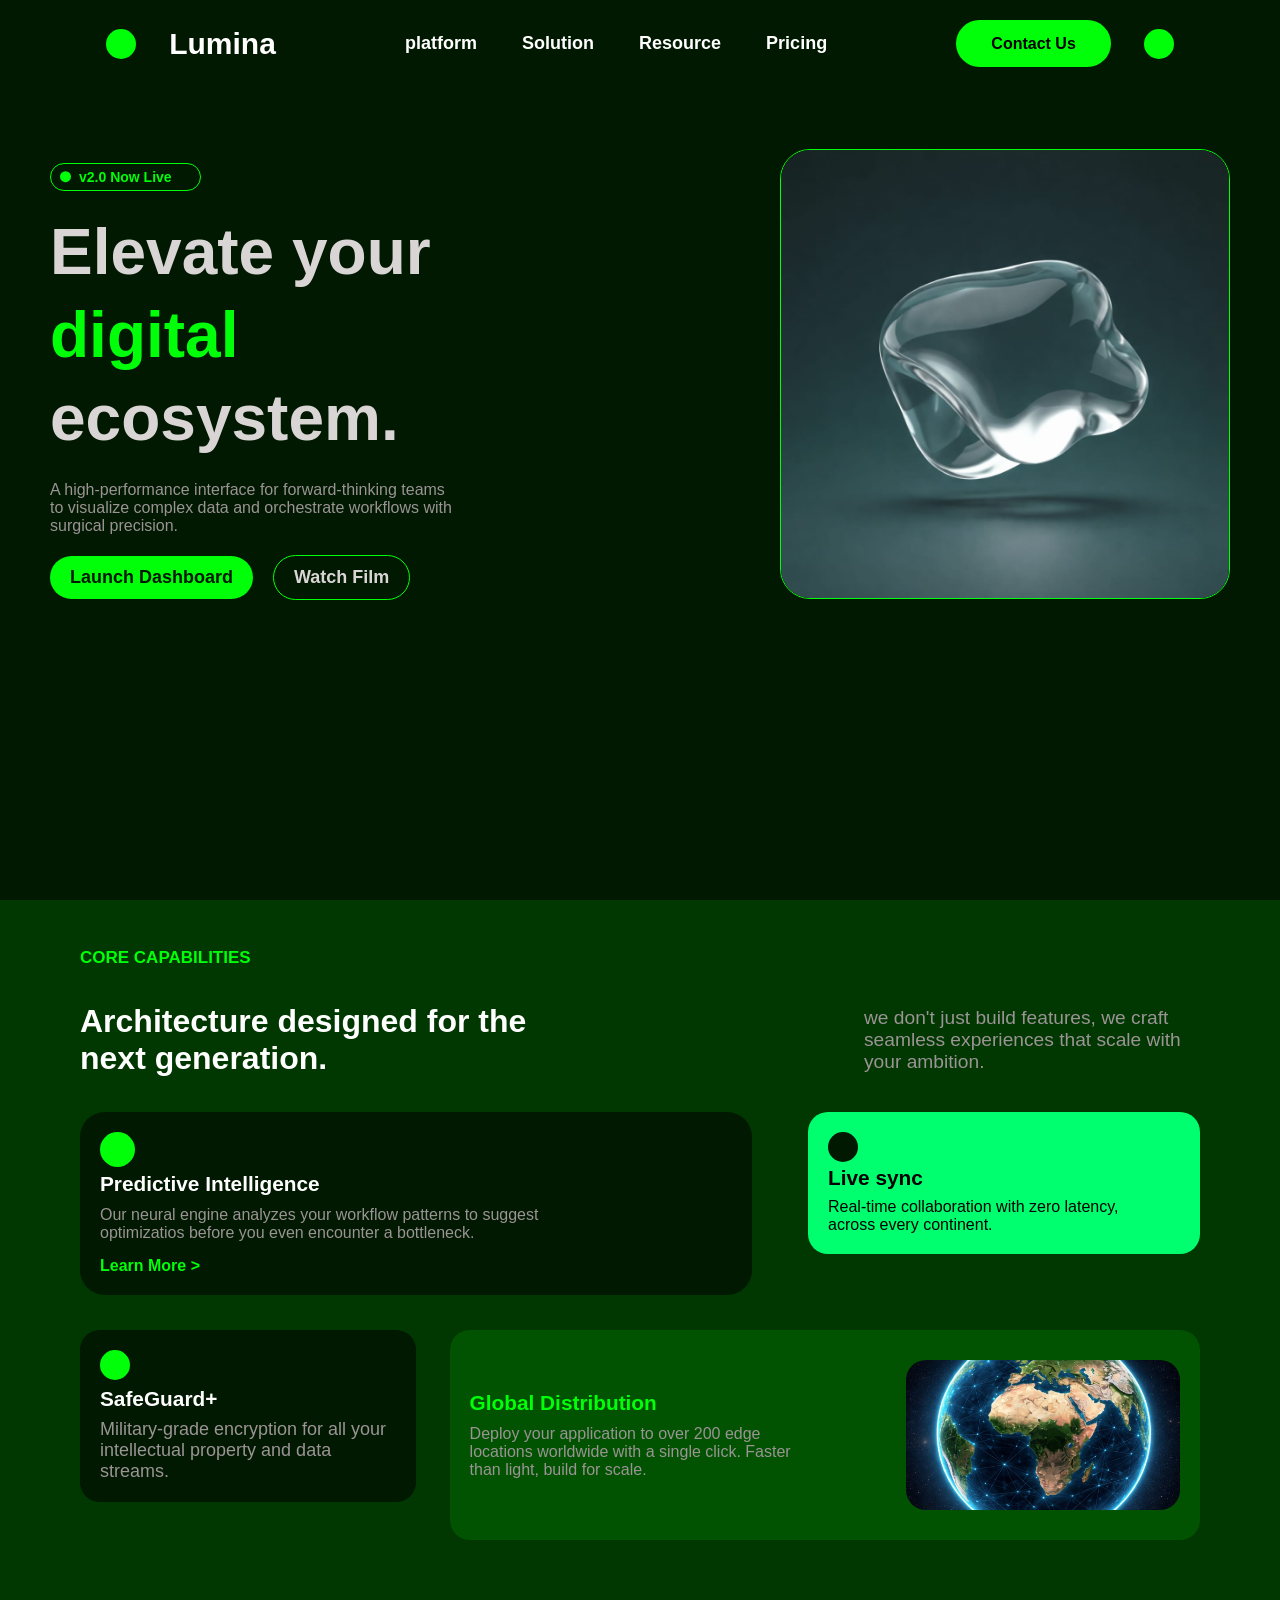
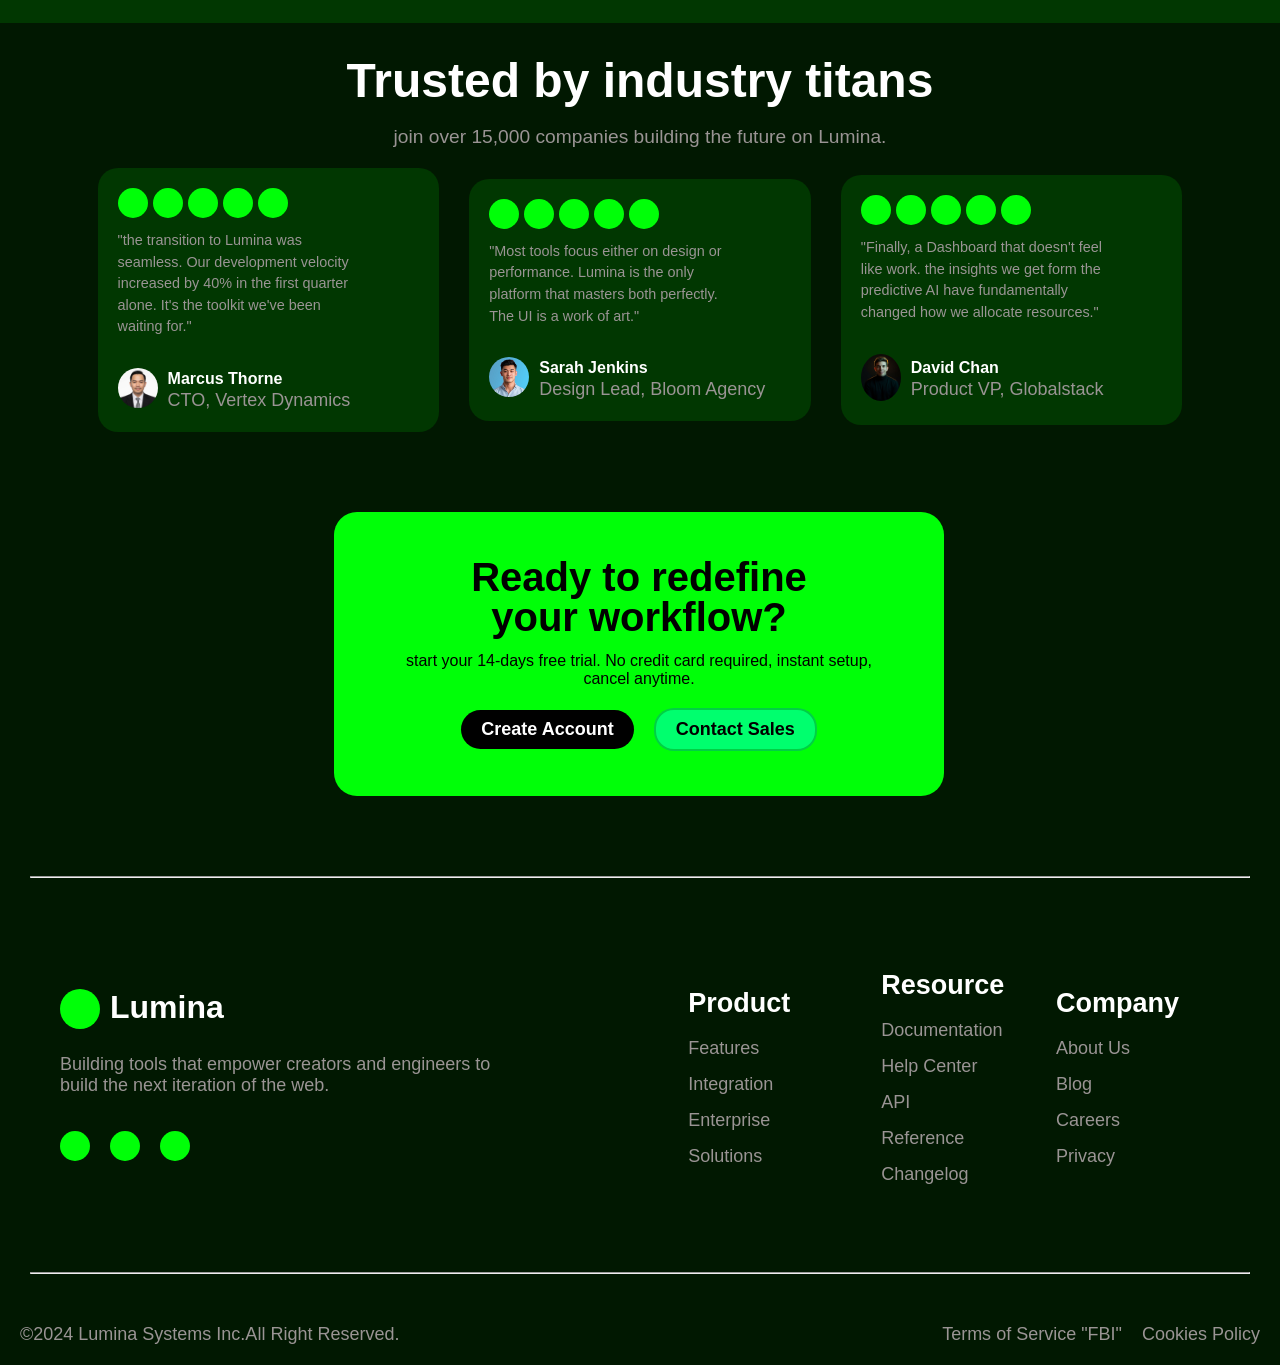
<file: index.html>
<!DOCTYPE html>
<html lang="en">
<head>
  <meta charset="UTF-8">
  <meta name="viewport" content="width=device-width, initial-scale=1.0">
  <title>Lumina</title>
  <link rel="stylesheet" href="Lumina.css">
</head>
<body>

  <header>

  <nav>

    <i id="logo"></i>
    <a href="" class="logo"> Lumina</a>


    <ul>
      <li><a href="">platform</a></li>
      <li><a href="">Solution</a></li>
      <li><a href="">Resource</a></li>
      <li><a href="">Pricing</a></li>
    </ul>

    <button class="btn"><a href="contact-us.html">Contact Us</a></button>
    <div class="light"></div>

    <div class="humburger">
      <span></span>
      <span></span>
      <span></span>
    </div>
  </nav>
  <hr>


  <div class="parent-container">

    <div class="heading">


      <div class="v2"></div>
      <button class="now-live">v2.0 Now Live</button>
      <h1>Elevate your <strong>digital</strong> ecosystem.</h1>

      <p>A high-performance interface for forward-thinking teams to visualize complex data and orchestrate workflows with surgical precision.</p>

      <div class="button">
        <button class="btn">Launch Dashboard </button>
        <button class="btn2">Watch Film</button>
      </div>
    </div>

    <div class="img">
      <img src="./image/IMG-20260310-WA0008.jpg" alt="">
    </div>
  </div>
  </header>

  <main>

    <!-- section for capability -->

    <section class="capability">
      <article>CORE CAPABILITIES</article>

      <div class="core-design">

        <h2>Architecture designed for the next generation.</h2>

        <p class="coredesign">we don't just build features, we craft seamless experiences that scale with your ambition.</p>
      </div>

      <div class="both-holder">

        <div class="display-holder1">

          <div class="content1">
         <div class="content1-icon"></div> 

          <h5>Predictive Intelligence</h5>

          <p>Our neural engine analyzes your workflow patterns to suggest optimizatios before you even encounter a bottleneck.</p>
          
          <a href="" class="learn">Learn More ></a>

          </div>

          <div class="content2">
            <div class="content2-icon"></div>
            <h5>Live sync</h5>
            <p>Real-time collaboration with zero latency, across every continent.</p>
          </div>

        </div>

        <div class="display-holder2">

          <div class="contex1">
            <div class="contex-icon"></div>
            <h5>SafeGuard+</h5>

            <p>Military-grade encryption for all your intellectual property and data streams.</p>
          </div>

          <div class="contex2">
            <div class="contex2-content">
            <h5>Global Distribution</h5>
            
            <p>Deploy your application to over 200 edge locations worldwide with a single click. Faster than light, build for scale.</p>
            </div>

            <div class="conteximage">
              <img src="./image/IMG-20260310-WA0009.jpg" alt="">
            </div>
          </div>
        </div>


      </div>

    </section>

    <!-- section for trusted -->

    <section class="industry">

      <div class="papa-container">

        <h2>Trusted by industry titans</h2>

        <p id="paragraph">join over 15,000 companies building the future on Lumina.</p>

        <div class="flex">

          <div class="flex-rapper">
            <div class="stars">
              <div></div>
              <div></div>
              <div></div>
              <div></div>
              <div></div>
            </div>

            <p>"the transition to Lumina was seamless. Our development velocity increased by 40% in the first quarter alone. It's the toolkit we've been waiting for."</p>

            <div class="review-content">
              <div class="ima">
                <img src="./image/review/IMG-20260310-WA0014.jpg" alt="">
              </div>

              <div class="contxt">
                <h5>Marcus Thorne</h5>
                <article>CTO, Vertex Dynamics</article>
              </div>
            </div>
          </div>


          <div class="flex-rapper">
            <div class="stars">
              <div></div>
              <div></div>
              <div></div>
              <div></div>
              <div></div>
            </div>

            <p>"Most tools focus either on design or performance. Lumina is the only platform that masters both perfectly. The UI is a work of art."</p>

            <div class="review-content">
              <div class="ima">
                <img src="./image/review/IMG-20260310-WA0015.jpg" alt="">
              </div>

              <div class="contxt">
                <h5>Sarah Jenkins</h5>
                <article>Design Lead, Bloom Agency</article>
              </div>
            </div>
          </div>


          <div class="flex-rapper">
            <div class="stars">
              <div></div>
              <div></div>
              <div></div>
              <div></div>
              <div></div>
            </div>

            <p>"Finally, a Dashboard that doesn't feel like work. the insights we get form the predictive AI have fundamentally changed how we allocate resources."</p>

            <div class="review-content">
              <div class="ima">
                <img src="./image/review/IMG-20260310-WA0016.jpg" alt="">
              </div>

              <div class="contxt">
                <h5>David Chan</h5>
                <article>Product VP, Globalstack</article>
              </div>
            </div>
          </div>
          
        </div>
      </div>

      <div class="redefined">

        <h2>Ready to redefine your workflow?</h2>

        <p>start your 14-days free trial. No credit card required, instant setup, cancel anytime.</p>

        <div class="but">
          <button class="btn">Create Account</button>
          <button class="btnn">Contact Sales</button>
        </div>
      </div>
      

      <hr>

      <div class="default-rapper">

        <div class="lumina-container">
          
          <div class="iconlogo">
            <div></div>

            <a href="index.html">Lumina</a>
          </div>

          <p>Building tools that empower creators and engineers to build the next iteration of the web.</p>

          <div class="icon-holders">
            <div></div>
            <div></div>
            <div></div>
          </div>
        </div>

        <div class="company-resource">

          <div class="product">

            <h5>Product</h5>

            <a href="index.html">Features</a>
            <a href="index.html">Integration</a>
            <a href="index.html">Enterprise</a>
            <a href="index.html">Solutions</a>
          </div>


          <div class="Resource">

            <h5>Resource</h5>

            <a href="index.html">Documentation</a>
            <a href="index.html">Help Center</a>
            <a href="index.html">API Reference</a>
            <a href="index.html">Changelog</a>
          </div>


          <div class="Company">

            <h5>Company</h5>

            <a href="index.html">About Us</a>
            <a href="index.html">Blog</a>
            <a href="index.html">Careers</a>
            <a href="index.html">Privacy</a>
          </div>
        </div>
      </div>
      <hr>
    </section>

  </main>

  <footer>
    <div class="footer-rapper">

      <div class="reserved">
        &copy;<p>2024 Lumina Systems Inc.All Right Reserved.</p>
      </div>

      <div class="cookies">
        <p>Terms of Service "FBI"</p>
        <p>Cookies Policy</p>
      </div>
    </div>
  </footer>
  
</body>
</html>
</file>
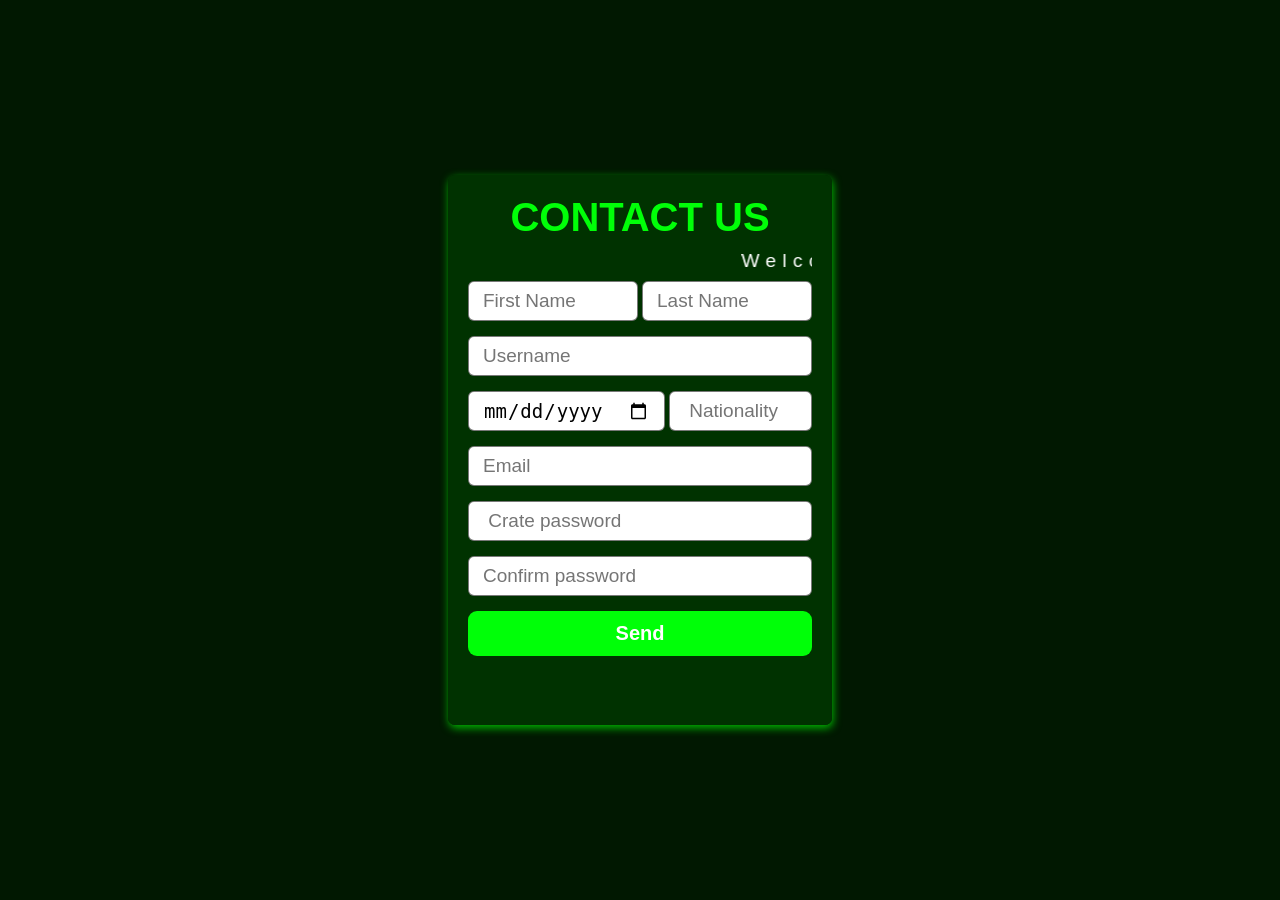
<file: contact-us.html>
<!DOCTYPE html>
<html lang="en">
<head>
  <meta charset="UTF-8">
  <meta name="viewport" content="width=device-width, initial-scale=1.0">
  <title>contact us</title>
  <link rel="stylesheet" href="contact-us.css">
</head>
<body>

  <div class="container">

    <form action="https://formspree.io/f/mkoqbwrp" method="post">

      <h2>contact us</h2>
      <p><marquee behavior="rotate" direction="left">Welcome To Our Website</marquee></p>

      <div class="name-holder">
        <input type="text" name="First name" placeholder="First Name">

        <input type="text" name="Last name" placeholder="Last Name">
      </div>

      <input type="text" name="Username" placeholder="Username">

      <div class="name-holder">

        <input type="date" name="Date Of Birth" placeholder="Date Of Birth" required>

        <input type="text" name="Nationality" placeholder=" Nationality">
      </div>

      <!-- <div class="gender">
        <label for="gender">Gender:</label>
      <input type="radio" name="Gender">Male

      <input type="radio" name="Gender">Female
      </div> -->

      <input type="email" name="Email" placeholder="Email">

      <input type="password" name="Create password" placeholder=" Crate password" required>

      <input type="password" name="Confirm password" placeholder="Confirm password" required>

      <button type="submit" class="btn"><a href="">Send</a></button>
    </form>
  </div>
  
  <!-- <script type="text">
    function myfunc() {
      cons x = hello, please;
      cons y = wait;

      cons sum = x + y;
      document.getElementById("demo").innerHTML = "sum"
    }
  </script> -->
</body>
</html>
</file>
<file: Lumina.css>
* {
  margin: 0;
  padding: 0;
  box-sizing: border-box;
  list-style: none;
  text-decoration: none;
}

:root {
  --green-dark: #011801;
  --light-green: #00ff08;
  --bs-light: #fff;
  --bs-black: #000;
  --bs-light-gray: #dad5d5;
  --bs-gray: #9a9494;
  --bs-green: #013701;
  --bs-sea-green: #00ff6e;
  --bs-deep-green: #0080005f;
}

/* styling for nav */

nav {
  display: flex;
  justify-content: space-between;
  align-items: center;
  padding: 20px 10px;
  position: fixed;
  top: 0;
  width: 100%;
  z-index: 100;
  background: var(--green-dark);
  
}

#logo {
  cursor: pointer;
  transform: translateX(6em);
  width: 30px;
  height: 30px;
  background: var(--light-green);
  border: none;
  border-radius: 50%
  
}

nav .light {
  cursor: pointer;
  width: 30px;
  height: 30px;
  background: var(--light-green);
  border: none;
  border-radius: 50%;
  transform: translateX(-6em);
}

/* styles for humburger */

.humburger {
  display: none;
  justify-content: center;
  align-items: center;
  flex-direction: column;
  gap: 5px;
}

.humburger span {
  width: 26px;
  height: 2px;
  background: red;
}

.logo {
  font-size: 30px;
  font-family: sans-serif;
  color: var(--bs-light);
  font-weight: 600;
}

ul {
  display: flex;
  justify-content: center;
  align-items: center;
  gap: 45px;
}

li a {
  font-size: 18px;
  color: var(--bs-light);
  font-family: sans-serif;
  font-weight: bold;
}

nav .btn {
  padding: 13px 35px;
  border: none;
  border-radius: 30px;
  cursor: pointer;
  background: var(--light-green);
  transition: .3s;
}

nav .btn:hover {
  background: transparent;
  border: 1px solid var(--light-green);
}

nav .btn a {
  color: var(--bs-black);
  font-size: 16px;
  font-weight: bold;
  transition: .3s;
}

nav .btn a:hover {
  color: var(--bs-light);
}

/* styling for heading */

header {
  background: var(--green-dark);
  min-height: 100vh;
}

.parent-container {
  display: flex;
  justify-content: space-between;
  align-items: center;
  margin-top: 30px;
}

.heading {
  margin: 7.5em 50px;
  /* padding: 50px 1px; */
}

.v2 {
  cursor: pointer;
  width: 11px;
  height: 11px;
  background: var(--light-green);
  border: none;
  border-radius: 50%;
  transform: translateY(1.2em);
  margin: auto 10px;
}

.now-live{
  cursor: pointer;
  padding: 5px 28px;
  border: 1px solid var(--light-green);
  border-radius: 30px;
  background: transparent;
  color: var(--light-green);
  font-size: 14px;
  font-weight: bold;
}

.heading h1 {
  width: 80%;
  font-size: clamp(4em, 3vh, 2em);
  font-family: 'Trebuchet MS', 'Lucida Sans Unicode', 'Lucida Grande', 'Lucida Sans', Arial, sans-serif;
  font-weight: bold;
  margin-top: 20px;
  line-height: 1.3;
  color: var(--bs-light-gray);
}

strong {
  color: var(--light-green);
}

.heading p {
  width: 65%;
  margin-top: 20px;
  color: var(--bs-gray);
  font-size: clamp(1em, 2vh, 0.8em);
  font-family: sans-serif;
}

.button {
  margin-top: 20px;
  display: flex;
  justify-content: start;
  align-items: center;
  gap: 20px;
}

.button .btn {
  cursor: pointer;
  padding: 11px 20px;
  border: none;
  border-radius: 30px;
  background: var(--light-green);
  color: var(--green-dark);
  font-size: 18px;
  font-weight: bold;
  transition: .3s;
}

.button .btn:hover {
  background: transparent;
  border: 1px solid var(--light-green);
  color: var(--bs-light);
}

.button .btn2 {
  cursor: pointer;
  padding: 11px 20px;
  border: 1px solid var(--light-green);
  border-radius: 30px;
  background: transparent;
  color: var(--bs-light-gray);
  font-size: 18px;
  font-weight: bold;
  transition: .3s;
}

.button .btn2:hover {
  background: var(--light-green);
  border: none;
  color: var(--bs-black);
}

.img {
  margin: auto 50px;
}

.parent-container img {
  width: 450px;
  border-radius: 30px;
  border: 1px solid var(--light-green);
}

/* end style for heading section */

/* styling for core capability */

.capability{
  padding: 3em 5em;
  background: var(--bs-green);
}

.capability article {
  color: var(--light-green);
  font-size: 17px;
  font-weight: bold;
  font-family: 'Trebuchet MS', 'Lucida Sans Unicode', 'Lucida Grande', 'Lucida Sans', Arial, sans-serif;
}

.core-design {
  display: flex;
  justify-content: space-between;
  align-items: center;
  margin: 35px auto;
}

.core-design h2 {
  width: 40%;
  color: var(--bs-light);
  font-size: clamp(2em, 3vh, 2em);
  font-family:  sans-serif;

}

.core-design .coredesign {
  width: 30%;
  color: var(--bs-gray);
  font-family: sans-serif;
  font-size: clamp(1.2em, 2vh, 3em);
}

/* styles for both-holder */

/* styles for display-holder1 */

.display-holder1 {
  display: flex;
  justify-content: space-between;
  align-items: flex-start;
  margin-bottom: 35px;
}

.content1 {
  padding: 20px;
  width: 60%;
  border-radius: 25px;
  background: var(--green-dark);

}

.content1 .content1-icon {
  cursor: pointer;
  width: 35px;
  height: 35px;
  background: var(--light-green);
  border: none;
  border-radius: 50%;
  margin-bottom: 5px;
}

.content1 h5 {
  color: var(--bs-light);
  font-size: clamp(1.3em, 2vh, 1em);
  font-family: sans-serif;
  margin-bottom: 10px;
}

.content1 p {
  width: 70%;
  color: var(--bs-gray);
  margin-bottom: 15px;
  font-family: 'Trebuchet MS', 'Lucida Sans Unicode', 'Lucida Grande', 'Lucida Sans', Arial, sans-serif;
  font-size: clamp(1em, 1vh, 2em);
}

.learn {
  color: var(--light-green);
  font-family: 'Trebuchet MS', 'Lucida Sans Unicode', 'Lucida Grande', 'Lucida Sans', Arial, sans-serif;
  font-weight: bold;
}

.content2 {
  background: var(--bs-sea-green);
  padding: 20px;
  border: none;
  border-radius: 20px;
  width: 35%;
}

.content2-icon {
  cursor: pointer;
  width: 30px;
  height: 30px;
  background: var(--green-dark);
  border: none;
  border-radius: 50%;
  margin-bottom: 4px;
}

.content2 h5 {
  font-size: clamp(1.3em, 3vh, 1em);
  font-family: sans-serif;
  font-weight: bold;
  margin-bottom: 8px;

}

.content2 p {
  width: 90%;
  font-family: 'Trebuchet MS', 'Lucida Sans Unicode', 'Lucida Grande', 'Lucida Sans', Arial, sans-serif;
}

/* styles for display-holder2 */

.display-holder2 {
  display: flex;
  justify-content: space-between;
  align-items: flex-start;
  margin-bottom: 35px;
}

/* styles for contex1 */

.contex1 {
  padding: 20px;
  background: var(--green-dark);
  border: none;
  border-radius: 20px;
  width: 30%;
}

.contex-icon {
  cursor: pointer;
  width: 30px;
  height: 30px;
  background: var(--light-green);
  border: none;
  border-radius: 50%;
  margin-bottom: 7px;
}

.contex1 h5 {
  color: var(--bs-light);
  font-size: clamp(1.3em, 2vh, 3em);
  font-family: sans-serif;
  margin-bottom: 8px;
}

.contex1 p {
  width: 100%;
  color: var(--bs-gray);
  font-family: 'Trebuchet MS', 'Lucida Sans Unicode', 'Lucida Grande', 'Lucida Sans', Arial, sans-serif;
  font-size: clamp(1em, 2vh, 3em);
}

/* styles for contex2 */

.contex2 {
  display: flex;
  justify-content: center;
  align-items: center;
  width: 67%;
  border: none;
  border-radius: 20px;
  background: var(--bs-deep-green);
  padding: 30px 20px;

}

.contex2-content h5 {
  font-size: clamp(1.3em, 2vh, 3em);
  color: var(--light-green);
  font-family: sans-serif;
  margin-bottom: 10px;
}

.contex2-content p {
  width: 80%;
  font-size: clamp(1em 1vh, 2em);
  font-family: 'Trebuchet MS', 'Lucida Sans Unicode', 'Lucida Grande', 'Lucida Sans', Arial, sans-serif;
  color: var(--bs-gray);
}

.conteximage {
  width: 500px;
  height: 150px;
  overflow: hidden;
  border-radius: 20px;
}

.conteximage img {
  width: 100%;
  height: 100%;
  object-fit: cover;
}
/* end styles for core capacity */


/* starting styles for trusted review */

.industry {
  background: var(--green-dark);
  padding: 30px;
  
}

.papa-container {
  display: flex;
  justify-content: center;
  align-items: center;
  flex-direction: column;
  flex-wrap: nowrap;
}

.papa-container h2 {
  font-size: clamp(3em, 3vh, 2em);
  font-family: sans-serif;
  font-weight: bold;
  color: var(--bs-light);
  margin-bottom: 18px;
}

.papa-container #paragraph {
  font-family: 'Trebuchet MS', 'Lucida Sans Unicode', 'Lucida Grande', 'Lucida Sans', Arial, sans-serif;
  font-size: clamp(1.2em, 2vh, 1em);
  color: var(--bs-gray);
}

.flex {
  display: flex;
  justify-content: center;
  align-items: center;
  margin-top: 20px;
  gap: 30px;
  
}

.flex-rapper {
  border-radius: 20px;
  background: var(--bs-green);
  padding: 20px;
  width: 28%;
}

.stars {
  display: flex;
  justify-content: start;
  align-items: center;
  gap: 5px;
}

.stars div {
  width: 30px;
  height: 30px;
  border: none;
  border-radius: 50%;
  background: var(--light-green);
  margin-bottom: 12px;
  cursor: pointer;
}

.flex-rapper p {
  width: 80%;
  font-family: sans-serif;
  line-height: 1.5;
  font-size: clamp(0.9em, 1vh, 2em);
  color: var(--bs-gray);
  margin-bottom: 30px;
}

.review-content {
  display: flex;
  justify-content: start;
  align-items: center;
  gap: 10px;
}

.contxt h5 {
  font-size: clamp(1em, 1vh, 2em);
  font-family: sans-serif;
  font-weight: bold;
  margin-bottom: 2px;
  color: var(--bs-light);
  cursor: pointer;
}

.contxt article {
  font-size: clamp(0.9em, 2vh, 2em);
  font-family: 'Trebuchet MS', 'Lucida Sans Unicode', 'Lucida Grande', 'Lucida Sans', Arial, sans-serif;
  color: var(--bs-gray);
  cursor: pointer;
}


.ima img {
  cursor: pointer;
  width: 40px;
  border-radius: 50%;
}

/* ending styles for trusted review */

/* starting styles for redefined */

.redefined {
  display: flex;
  justify-content: center;
  align-items: center;
  flex-direction: column;
  background: var(--light-green);
  padding: 45px;
  width: 50%;
  margin-top: 5em;
  margin-bottom: 5em;
  transform: translateX(19em);
  border: none;
  border-radius: 23px;
}

.redefined h2 {
  width: 80%;
  font-family: sans-serif;
  font-weight: bold;
  text-align: center;
  line-height: 1;
  font-size: clamp(2.5em, 2vh, 2em);
  margin-bottom: 15px;
}

.redefined p {
  width: 90%;
  text-align: center;
  font-family: 'Trebuchet MS', 'Lucida Sans Unicode', 'Lucida Grande', 'Lucida Sans', Arial, sans-serif;
  font-size: clamp(1em, 1vh, 3em);
  margin-bottom: 20px;
}

.redefined .but {
  display: flex;
  justify-content: center;
  align-items: center;
  gap: 20px;
}

.btn {
  cursor: pointer;
  padding: 9px 20px;
  border: none;
  border-radius: 20px;
  background: var(--bs-black);
  color: var(--bs-light);
  font-size: clamp(1em, 2vh, 2em);
  font-family: 'Trebuchet MS', 'Lucida Sans Unicode', 'Lucida Grande', 'Lucida Sans', Arial, sans-serif;
  font-weight: bold;
}

.btnn {
  cursor: pointer;
  padding: 9px 20px;
  border: 2px solid var(--bs-deep-green);
  border-radius: 20px;
  background: var(--bs-sea-green);
  color: var(--bs-black);
  font-size: clamp(1em, 2vh, 2em);
  font-family: 'Trebuchet MS', 'Lucida Sans Unicode', 'Lucida Grande', 'Lucida Sans', Arial, sans-serif;
  font-weight: bold;
}

/* ending style f0r redefined */

/* starting styles for footer1 */

.default-rapper {
  display: flex;
  justify-content: center;
  align-items: center;
  gap: 10px;
  padding: 80px 30px;
  flex-direction: row;
  flex-wrap: nowrap;
}

.iconlogo {
  display: flex;
  justify-content: start;
  gap: 10px;
}

.iconlogo a {
  font-size: clamp(2em, 2vh, 3em);
  font-family: sans-serif;
  font-weight: bold;
  color: var(--bs-light);
  margin-bottom: 20px;
}

.iconlogo div {
  cursor: pointer;
  width: 40px;
  height: 40px;
  border: none;
  border-radius: 50%;
  background: var(--light-green);
}

.lumina-container p {
  width: 83%;
  font-size: clamp(1.1em, 2vh, 3em);
  color: var(--bs-gray);
  font-family: 'Trebuchet MS', 'Lucida Sans Unicode', 'Lucida Grande', 'Lucida Sans', Arial, sans-serif;
  margin-top: 8px;
}

.lumina-container .icon-holders {
  display: flex;
  justify-content: start;
  align-items: center;
  gap: 20px;
  margin-top: 35px;
}

.lumina-container .icon-holders div {
  cursor: pointer;
  width: 30px;
  height: 30px;
  border: none;
  border-radius: 50%;
  background: var(--light-green);
}

.company-resource {
  display: flex;
  justify-content: center;
  align-items: center;
  flex-grow: 1;
  gap: 70px;
  width: 70%;
}

.product {
  width: 20%;
  line-height: 2;
}

.product h5 {
  font-size: clamp(1.3em, 3vh, 2em);
  font-family: sans-serif;
  font-weight: bold;
  color: var(--bs-light);
}

.product a {
  font-size: clamp(1em, 2vh, 3em);
  font-family: 'Trebuchet MS', 'Lucida Sans Unicode', 'Lucida Grande', 'Lucida Sans', Arial, sans-serif;
  font-weight: 500;
  color: var(--bs-gray);
}

.Resource {
  width: 17%;
  line-height: 2;
}

.Resource h5 {
  font-size: clamp(1.3em, 3vh, 2em);
  font-family: sans-serif;
  font-weight: bold;
  color: var(--bs-light);
}

.Resource a {
  font-size: clamp(1em, 2vh, 3em);
  font-family: 'Trebuchet MS', 'Lucida Sans Unicode', 'Lucida Grande', 'Lucida Sans', Arial, sans-serif;
  font-weight: 500;
  color: var(--bs-gray);
}


.Company {
  width: 13%;
  line-height: 2;
}

.Company h5 {
  font-size: clamp(1.3em, 3vh, 2em);
  font-family: sans-serif;
  font-weight: bold;
  color: var(--bs-light);
}

.Company a {
  font-size: clamp(1em, 2vh, 3em);
  font-family: 'Trebuchet MS', 'Lucida Sans Unicode', 'Lucida Grande', 'Lucida Sans', Arial, sans-serif;
  font-weight: 500;
  color: var(--bs-gray);
}

/* ending styles for lumina footer1 */
footer {
  background: var(--green-dark);
}

.footer-rapper {
  display: flex;
  justify-content: space-between;
  align-items: center;
  padding: 20px;
}

.reserved {
  display: flex;
  color: var(--bs-gray);
  font-size: clamp(1em, 2vh, 2em);
  font-family: 'Trebuchet MS', 'Lucida Sans Unicode', 'Lucida Grande', 'Lucida Sans', Arial, sans-serif;
}

.cookies {
  display: flex;
  gap: 20px;
  color: var(--bs-gray);
  font-size: clamp(1em, 2vh, 2em);
  font-family: 'Trebuchet MS', 'Lucida Sans Unicode', 'Lucida Grande', 'Lucida Sans', Arial, sans-serif;
}


@media (max-width: 1144px) {
 
:root {
  --green-dark: #011801;
  --light-green: #00ff08;
  --bs-light: #fff;
  --bs-black: #000;
  --bs-light-gray: #dad5d5;
  --bs-gray: #9a9494;
  --bs-green: #013701;
  --bs-sea-green: #00ff6e;
  --bs-deep-green: #0080005f;
}

/* styling media query for nav */

nav {
  display: flex;
  justify-content: space-between;
  align-items: center;
  padding: 20px 6px;
  
}

#logo {
  cursor: pointer;
  transform: translateX(1em);
  width: 30px;
  height: 30px;
  background: var(--light-green);
  border: none;
  border-radius: 50%
  
}

nav .light {
  cursor: pointer;
  width: 30px;
  height: 30px;
  background: var(--light-green);
  border: none;
  border-radius: 50%;
  transform: translateX(-1em);
}

ul {
  display: flex;
  justify-content: center;
  align-items: center;
  gap: 30px;
}

li a {
  font-size: 13px;
  color: var(--bs-light);
  font-family: sans-serif;
  font-weight: bold;
}

/* media query for heading */

.parent-container {
  display: flex;
  justify-content: space-between;
  align-items: center;
  margin-top: 30px;
}

.heading {
  margin: 2em 50px;
}


.heading h1 {
  width: 100%;
  font-size: clamp(2em, 3vh, 2em);
  font-family: 'Trebuchet MS', 'Lucida Sans Unicode', 'Lucida Grande', 'Lucida Sans', Arial, sans-serif;
  font-weight: bold;
  margin-top: 20px;
  line-height: 1.3;
  color: var(--bs-light-gray);
}

strong {
  color: var(--light-green);
}

.heading p {
  width: 90%;
  margin-top: 20px;
  color: var(--bs-gray);
  font-size: clamp(0.9em, 1vh, 0.8em);
  line-height: 1.3;
  font-family: sans-serif;
}

.button {
  margin-top: 20px;
  display: flex;
  justify-content: start;
  align-items: center;
  gap: 20px;
  width: 100%;
}

.button .btn {
  cursor: pointer;
  width: 202px;
  border: none;
  border-radius: 30px;
  background: var(--light-green);
  color: var(--green-dark);
  font-size: 14px;
  font-weight: bold;
}

.button .btn2 {
  cursor: pointer;
  width: 48%;
  border: 1px solid var(--light-green);
  border-radius: 30px;
  background: transparent;
  color: var(--bs-light-gray);
  font-size: 14px;
  font-weight: bold;
}

.img {
  margin: auto 50px;
}

.parent-container img {
  width: 350px;
  border-radius: 30px;
  border: 1px solid var(--light-green);
}

/* end style media query for heading section */

/* styling media query for core capability */

.capability{
  padding: 3em 5em;
  background: var(--bs-green);
}

.capability article {
  color: var(--light-green);
  font-size: 17px;
  font-weight: bold;
  font-family: 'Trebuchet MS', 'Lucida Sans Unicode', 'Lucida Grande', 'Lucida Sans', Arial, sans-serif;
}

.core-design {
  display: flex;
  justify-content: space-between;
  align-items: center;
  gap: 20px;
  margin: 35px auto;
}

.core-design h2 {
  width: 60%;
  color: var(--bs-light);
  font-size: clamp(1.7em, 3vh, 2em);
  font-family:  sans-serif;

}

.core-design .coredesign {
  width: 50%;
  color: var(--bs-gray);
  font-family: sans-serif;
  font-size: clamp(1em, 2vh, 3em);
}

/* styles media query for both-holder */

/* styles media query for display-holder1 */

.display-holder1 {
  display: flex;
  justify-content: space-between;
  align-items: flex-start;
  margin-bottom: 35px;
}

.content1 {
  padding: 20px;
  width: 50%;
  border-radius: 25px;
  background: var(--green-dark);

}

.content1 .content1-icon {
  cursor: pointer;
  width: 35px;
  height: 35px;
  background: var(--light-green);
  border: none;
  border-radius: 50%;
  margin-bottom: 5px;
}

.content1 h5 {
  color: var(--bs-light);
  font-size: clamp(1.1em, 2vh, 1em);
  font-family: sans-serif;
  margin-bottom: 10px;
}

.content1 p {
  width: 100%;
  color: var(--bs-gray);
  margin-bottom: 15px;
  font-family: 'Trebuchet MS', 'Lucida Sans Unicode', 'Lucida Grande', 'Lucida Sans', Arial, sans-serif;
  line-height: 1.3;
  font-size: clamp(0.9em, 0.4vh, 1em);
}

.learn {
  color: var(--light-green);
  font-family: 'Trebuchet MS', 'Lucida Sans Unicode', 'Lucida Grande', 'Lucida Sans', Arial, sans-serif;
  font-weight: bold;
}

.content2 {
  background: var(--bs-sea-green);
  padding: 20px;
  border: none;
  border-radius: 20px;
  width: 45%;
}

.content2-icon {
  cursor: pointer;
  width: 30px;
  height: 30px;
  background: var(--green-dark);
  border: none;
  border-radius: 50%;
  margin-bottom: 4px;
}

.content2 h5 {
  font-size: clamp(1.1em, 2vh, 1em);
  font-family: sans-serif;
  font-weight: bold;
  margin-bottom: 8px;

}

.content2 p {
  width: 100%;
  font-size: clamp(0.9em, 2vh, 2em);
  font-family: 'Trebuchet MS', 'Lucida Sans Unicode', 'Lucida Grande', 'Lucida Sans', Arial, sans-serif;
}

/* styles media query for display-holder2 */

.display-holder2 {
  display: flex;
  justify-content: space-between;
  align-items: flex-start;
  margin-bottom: 35px;
}

/* styles media query for contex1 */

.contex1 {
  padding: 20px;
  background: var(--green-dark);
  border: none;
  border-radius: 20px;
  width: 35%;
}

.contex-icon {
  cursor: pointer;
  width: 30px;
  height: 30px;
  background: var(--light-green);
  border: none;
  border-radius: 50%;
  margin-bottom: 7px;
}

.contex1 h5 {
  color: var(--bs-light);
  font-size: clamp(1.1em, 2vh, 3em);
  font-family: sans-serif;
  margin-bottom: 8px;
}

.contex1 p {
  width: 100%;
  color: var(--bs-gray);
  font-family: 'Trebuchet MS', 'Lucida Sans Unicode', 'Lucida Grande', 'Lucida Sans', Arial, sans-serif;
  font-size: clamp(0.8em, 1vh, 3em);
}

/* styles media query for contex2 */

.contex2 {
  display: flex;
  justify-content: center;
  align-items: center;
  width: 60%;
  border: none;
  border-radius: 20px;
  background: var(--bs-deep-green);
  padding: 30px 20px;

}

.contex2-content h5 {
  font-size: clamp(1.1em, 2vh, 3em);
  color: var(--light-green);
  font-family: sans-serif;
  margin-bottom: 10px;
}

.contex2 .contex2-content p {
  width: 100%;
  font-size: clamp(0.5em 0.5vh, 1em);
  font-family: 'Trebuchet MS', 'Lucida Sans Unicode', 'Lucida Grande', 'Lucida Sans', Arial, sans-serif;
  color: var(--bs-gray);
}

.conteximage {
  width: 300px;
  height: 100px;
  overflow: hidden;
  border-radius: 20px;
}

.conteximage img {
  width: 100%;
  height: 100%;
  object-fit: cover;
}

/* starting styles for trusted review */

.industry {
  background: var(--green-dark);
  padding: 30px;
  
}

.papa-container {
  display: flex;
  justify-content: center;
  align-items: center;
  flex-direction: column;
}

.papa-container h2 {
  font-size: clamp(2.5em, 3vh, 2em);
  font-family: sans-serif;
  font-weight: bold;
  color: var(--bs-light);
  margin-bottom: 18px;
}

.papa-container #paragraph {
  font-family: 'Trebuchet MS', 'Lucida Sans Unicode', 'Lucida Grande', 'Lucida Sans', Arial, sans-serif;
  font-size: clamp(1em, 2vh, 1em);
  color: var(--bs-gray);
}

.flex {
  display: flex;
  justify-content: center;
  align-items: center;
  margin-top: 20px;
  gap: 30px;
  flex-wrap: wrap;
  flex-direction: column;
}

.flex-rapper {
  flex-grow: 1;
  flex-shrink: 1;
  border-radius: 20px;
  background: var(--bs-green);
  padding: 20px;
  width: 70%;
}

.stars {
  display: flex;
  justify-content: start;
  align-items: center;
  gap: 5px;
}

.stars div {
  width: 30px;
  height: 30px;
  border: none;
  border-radius: 50%;
  background: var(--light-green);
  margin-bottom: 12px;
  cursor: pointer;
}

.flex-rapper p {
  width: 80%;
  font-family: sans-serif;
  line-height: 1.5;
  font-size: clamp(1em, 1vh, 2em);
  color: var(--bs-gray);
  margin-bottom: 30px;
}

.review-content {
  display: flex;
  justify-content: start;
  align-items: center;
  gap: 10px;
}

.contxt h5 {
  font-size: clamp(1em, 1vh, 2em);
  font-family: sans-serif;
  font-weight: bold;
  margin-bottom: 2px;
  color: var(--bs-light);
}

.contxt article {
  font-size: clamp(0.9em, 2vh, 2em);
  font-family: 'Trebuchet MS', 'Lucida Sans Unicode', 'Lucida Grande', 'Lucida Sans', Arial, sans-serif;
  color: var(--bs-gray);
}


.ima img {
  width: 40px;
  border-radius: 50%;
}

/* ending styles for trusted review */

/* starting styles for redefined */

.redefined {
  display: flex;
  justify-content: center;
  align-items: center;
  flex-direction: column;
  background: var(--light-green);
  padding: 45px;
  width: 90%;
  margin-top: 5em;
  margin-bottom: 5em;
  transform: translateX(2.5em);
  border: none;
  border-radius: 23px;
}

.redefined h2 {
  width: 80%;
  font-family: sans-serif;
  font-weight: bold;
  text-align: center;
  line-height: 1;
  font-size: clamp(2em, 2vh, 2em);
  margin-bottom: 15px;
}

.redefined p {
  width: 90%;
  text-align: center;
  font-family: 'Trebuchet MS', 'Lucida Sans Unicode', 'Lucida Grande', 'Lucida Sans', Arial, sans-serif;
  font-size: clamp(1.1em, 1vh, 3em);
  margin-bottom: 20px;
}

.redefined .but {
  display: flex;
  justify-content: center;
  align-items: center;
  gap: 20px;
}

.btn {
  padding: 9px 20px;
  border: none;
  border-radius: 20px;
  background: var(--bs-black);
  color: var(--bs-light);
  font-size: clamp(1em, 2vh, 2em);
  font-family: 'Trebuchet MS', 'Lucida Sans Unicode', 'Lucida Grande', 'Lucida Sans', Arial, sans-serif;
  font-weight: bold;
}

.btnn {
  padding: 9px 20px;
  border: 2px solid var(--bs-deep-green);
  border-radius: 20px;
  background: var(--bs-sea-green);
  color: var(--bs-black);
  font-size: clamp(1em, 2vh, 2em);
  font-family: 'Trebuchet MS', 'Lucida Sans Unicode', 'Lucida Grande', 'Lucida Sans', Arial, sans-serif;
  font-weight: bold;
}

/* ending style f0r review */

/* starting styles media for footer1 */

.default-rapper {
  display: flex;
  justify-content: center;
  align-items: center;
  gap: 30px;
  padding: 80px 30px;
  flex-direction: row;
  flex-grow: 1;
  flex-wrap: wrap;
}

.iconlogo {
  display: flex;
  justify-content: start;
  gap: 10px;
}

.iconlogo a {
  font-size: clamp(2em, 2vh, 3em);
  font-family: sans-serif;
  font-weight: bold;
  color: var(--bs-light);
  margin-bottom: 20px;
}

.iconlogo div {
  cursor: pointer;
  width: 40px;
  height: 40px;
  border: none;
  border-radius: 50%;
  background: var(--light-green);
}

.lumina-container p {
  width: 83%;
  font-size: clamp(1.3em, 2vh, 3em);
  color: var(--bs-gray);
  font-family: 'Trebuchet MS', 'Lucida Sans Unicode', 'Lucida Grande', 'Lucida Sans', Arial, sans-serif;
  margin-top: 8px;
}

.lumina-container .icon-holders {
  display: flex;
  justify-content: start;
  align-items: center;
  gap: 20px;
  margin-top: 35px;
}

.lumina-container .icon-holders div {
  cursor: pointer;
  width: 30px;
  height: 30px;
  border: none;
  border-radius: 50%;
  background: var(--light-green);
}

.company-resource {
  display: flex;
  justify-content: center;
  align-items: center;
  flex-direction: row;
  flex-wrap: wrap;
  gap: 10em;
  /* width: 10px; */
}

.product {
  width: 20%;
  line-height: 2;
  flex-grow: 1;
}

.product h5 {
  font-size: clamp(1.3em, 3vh, 2em);
  font-family: sans-serif;
  font-weight: bold;
  color: var(--bs-light);
}

.product a {
  font-size: clamp(1em, 2vh, 3em);
  font-family: 'Trebuchet MS', 'Lucida Sans Unicode', 'Lucida Grande', 'Lucida Sans', Arial, sans-serif;
  font-weight: 500;
  color: var(--bs-gray);
  transition: .3s;
}

.product a:hover {
  color: var(--light-green);
}

.Resource {
  width: 22%;
  line-height: 2;
  flex-grow: 1;
}

.Resource h5 {
  font-size: clamp(1.3em, 3vh, 2em);
  font-family: sans-serif;
  font-weight: bold;
  color: var(--bs-light);
}

.Resource a {
  font-size: clamp(1em, 2vh, 3em);
  font-family: 'Trebuchet MS', 'Lucida Sans Unicode', 'Lucida Grande', 'Lucida Sans', Arial, sans-serif;
  font-weight: 500;
  color: var(--bs-gray);
  transition: .3s;
}

.Resource a:hover {
  color: var(--light-green);
}


.Company {
  width: 17%;
  line-height: 2;
  flex-grow: 1;
}

.Company h5 {
  font-size: clamp(1.3em, 3vh, 2em);
  font-family: sans-serif;
  font-weight: bold;
  color: var(--bs-light);
}

.Company a {
  font-size: clamp(1em, 2vh, 3em);
  font-family: 'Trebuchet MS', 'Lucida Sans Unicode', 'Lucida Grande', 'Lucida Sans', Arial, sans-serif;
  font-weight: 500;
  color: var(--bs-gray);
  transition: .3s;
}

.Company a:hover {
  color: var(--light-green);
}

}
/*  ending styles for media query */



@media (max-width: 840px) {

  :root {
  --green-dark: #011801;
  --light-green: #00ff08;
  --bs-light: #fff;
  --bs-black: #000;
  --bs-light-gray: #dad5d5;
  --bs-gray: #9a9494;
  --bs-green: #013701;
  --bs-sea-green: #00ff6e;
  --bs-deep-green: #0080005f;
}

/* styling media query for nav */

nav {
  display: flex;
  justify-content: space-between;
  align-items: center;
  padding: 20px 6px;
  
}

#logo {
  cursor: pointer;
  transform: translateX(1em);
  width: 30px;
  height: 30px;
  background: var(--light-green);
  border: none;
  border-radius: 50%
  
}

nav .light {
  cursor: pointer;
  display: none;
  width: 30px;
  height: 30px;
  background: var(--light-green);
  border: none;
  border-radius: none;
  transform: translateX(-1em);
}

ul {
  display: none;
  justify-content: center;
  align-items: center;
  gap: 30px;
}

li a {
  font-size: 13px;
  color: var(--bs-light);
  font-family: sans-serif;
  font-weight: bold;
}

.logo {
  font-size: 40px;
  margin-right: 7em;
  font-family: sans-serif;
  color: var(--bs-light);
  font-weight: 600;
}

nav .btn {
  display: none;
  padding: none;
  border: none;
  border-radius: 30px;
  cursor: pointer;
  background: transparent;
}

nav .btn a {
  display: none;
  color: var(--bs-black);
  font-size: 16px;
  font-weight: bold;
}


.humburger {
  display: flex;
  justify-content: center;
  align-items: center;
  flex-direction: column;
  gap: 5px;
  cursor: pointer;
}

.humburger span {
  margin: auto 100px;
  cursor: pointer;
  width: 26px;
  height: 2px;
  background: red;
}

/* media query for heading */

.parent-container {
  display: flex;
  justify-content: center;
  align-items: center;
  gap: 50px;
  flex-direction: column;
  margin-top: 30px;
  padding: 30px;
}


.heading h1 {
  width: 100%;
  font-size: clamp(2.5em, 3vh, 2em);
  font-family: 'Trebuchet MS', 'Lucida Sans Unicode', 'Lucida Grande', 'Lucida Sans', Arial, sans-serif;
  font-weight: bold;
  margin-top: 20px;
  line-height: 1.3;
  color: var(--bs-light-gray);
}

strong {
  color: var(--light-green);
}

.heading p {
  width: 90%;
  margin-top: 20px;
  color: var(--bs-gray);
  font-size: clamp(1.2em, 1vh, 0.8em);
  line-height: 1.3;
  font-family: sans-serif;
}

.button {
  margin-top: 20px;
  display: flex;
  justify-content: start;
  align-items: center;
  gap: 20px;
  width: 100%;
}

.button .btn {
  cursor: pointer;
  width: 50%;
  border: none;
  border-radius: 30px;
  background: var(--light-green);
  color: var(--green-dark);
  font-size: 17px;
  font-weight: bold;
}

.button .btn2 {
  cursor: pointer;
  width: 50%;
  border: 1px solid var(--light-green);
  border-radius: 30px;
  background: transparent;
  color: var(--bs-light-gray);
  font-size: 17px;
  font-weight: bold;
}

.img {
  margin: auto 50px;
}

.parent-container img {
  width: 600px;
  border-radius: 30px;
  border: 1px solid var(--light-green);
}

/* end style media query for heading section */

/* styling media query for core capability */

.capability{
  padding: 3em 5em;
  background: var(--bs-green);
}

.capability article {
  color: var(--light-green);
  font-size: 17px;
  font-weight: bold;
  font-family: 'Trebuchet MS', 'Lucida Sans Unicode', 'Lucida Grande', 'Lucida Sans', Arial, sans-serif;
}

.core-design {
  display: flex;
  justify-content: space-between;
  align-items: center;
  gap: 20px;
  margin: 35px auto;
}

.core-design h2 {
  width: 60%;
  color: var(--bs-light);
  font-size: clamp(1.2em, 3vh, 2em);
  font-family:  sans-serif;

}

.core-design .coredesign {
  width: 50%;
  color: var(--bs-gray);
  font-family: sans-serif;
  font-size: clamp(0.8em, 2vh, 3em);
}

/* styles media query for both-holder */

/* styles media query for display-holder1 */

.display-holder1 {
  display: flex;
  justify-content: center;
  align-items: center;
  gap: 30px;
  flex-direction: column;
  margin-bottom: 35px;
}

.content1 {
  padding: 20px;
  width: 90%;
  border-radius: 25px;
  background: var(--green-dark);

}

.content1 .content1-icon {
  cursor: pointer;
  width: 35px;
  height: 35px;
  background: var(--light-green);
  border: none;
  border-radius: 50%;
  margin-bottom: 5px;
}

.content1 h5 {
  color: var(--bs-light);
  font-size: clamp(1.1em, 2vh, 1em);
  font-family: sans-serif;
  margin-bottom: 10px;
}

.content1 p {
  width: 100%;
  color: var(--bs-gray);
  margin-bottom: 15px;
  font-family: 'Trebuchet MS', 'Lucida Sans Unicode', 'Lucida Grande', 'Lucida Sans', Arial, sans-serif;
  line-height: 1.3;
  font-size: clamp(0.9em, 0.4vh, 1em);
}

.learn {
  color: var(--light-green);
  font-family: sans-serif;
  font-weight: bold;
}

.content2 {
  background: var(--bs-sea-green);
  padding: 20px;
  border: none;
  border-radius: 20px;
  width: 80%;
}

.content2-icon {
  cursor: pointer;
  width: 30px;
  height: 30px;
  background: var(--green-dark);
  border: none;
  border-radius: 50%;
  margin-bottom: 4px;
}

.content2 h5 {
  font-size: clamp(1.3em, 2vh, 1em);
  font-family: sans-serif;
  font-weight: bold;
  margin-bottom: 8px;

}

.content2 p {
  width: 100%;
  font-size: clamp(1.1em, 2vh, 2em);
  font-family: 'Trebuchet MS', 'Lucida Sans Unicode', 'Lucida Grande', 'Lucida Sans', Arial, sans-serif;
}

/* styles media query for display-holder2 */

.display-holder2 {
  display: flex;
  justify-content: center;
  align-items: center;
  gap: 40px;
  flex-direction: column;
  margin-bottom: 35px;
}

/* styles media query for contex1 */

.contex1 {
  padding: 20px;
  background: var(--green-dark);
  border: none;
  border-radius: 20px;
  width: 80%;
}

.contex-icon {
  cursor: pointer;
  width: 30px;
  height: 30px;
  background: var(--light-green);
  border: none;
  border-radius: 50%;
  margin-bottom: 7px;
}

.contex1 h5 {
  color: var(--bs-light);
  font-size: clamp(1.1em, 2vh, 3em);
  font-family: sans-serif;
  margin-bottom: 8px;
}

.contex1 p {
  width: 100%;
  color: var(--bs-gray);
  font-family: 'Trebuchet MS', 'Lucida Sans Unicode', 'Lucida Grande', 'Lucida Sans', Arial, sans-serif;
  font-size: clamp(1.2em, 1vh, 3em);
}

/* styles media query for contex2 */

.contex2 {
  display: flex;
  justify-content: center;
  align-items: center;
  width: 90%;
  border: none;
  border-radius: 20px;
  background: var(--bs-deep-green);
  padding: 30px 20px;

}

.contex2-content h5 {
  font-size: clamp(1.3em, 2vh, 3em);
  color: var(--light-green);
  font-family: sans-serif;
  margin-bottom: 10px;
}

.contex2 .contex2-content p {
  width: 80%;
  font-size: clamp(0.5em 0.5vh, 1em);
  font-family: 'Trebuchet MS', 'Lucida Sans Unicode', 'Lucida Grande', 'Lucida Sans', Arial, sans-serif;
  color: var(--bs-gray);
}

.conteximage {
  width: 400px;
  height: 100px;
  overflow: hidden;
  border-radius: 20px;
}

.conteximage img {
  width: 100%;
  height: 100%;
  object-fit: cover;
}


/* starting styles for footer1 */

.default-rapper {
  display: flex;
  justify-content: center;
  align-items: start;
  gap: 10px;
  padding: 80px 30px;
  flex-direction: column;
  flex-wrap: wrap;
}

.iconlogo {
  display: flex;
  justify-content: start;
  gap: 10px;
}

.iconlogo a {
  font-size: clamp(2em, 2vh, 3em);
  font-family: sans-serif;
  font-weight: bold;
  color: var(--bs-light);
  margin-bottom: 20px;
}

.iconlogo div {
  cursor: pointer;
  width: 40px;
  height: 40px;
  border: none;
  border-radius: 50%;
  background: var(--light-green);
}

.lumina-container p {
  width: 83%;
  font-size: clamp(1.1em, 2vh, 3em);
  color: var(--bs-gray);
  font-family: 'Trebuchet MS', 'Lucida Sans Unicode', 'Lucida Grande', 'Lucida Sans', Arial, sans-serif;
  margin-top: 8px;
}

.lumina-container .icon-holders {
  display: flex;
  justify-content: start;
  align-items: center;
  gap: 20px;
  margin-top: 35px;
}

.lumina-container .icon-holders div {
  cursor: pointer;
  width: 30px;
  height: 30px;
  border: none;
  border-radius: 50%;
  background: var(--light-green);
}

.company-resource {
  display: flex;
  justify-content: flex-start;
  align-items: start;
  flex-direction: column;
  gap: 70px;
  width: 70%;
}

.product {
  width: 20%;
  line-height: 2;
}

.product h5 {
  font-size: clamp(1.3em, 3vh, 2em);
  font-family: sans-serif;
  font-weight: bold;
  color: var(--bs-light);
}

.product a {
  font-size: clamp(1em, 2vh, 3em);
  font-family: 'Trebuchet MS', 'Lucida Sans Unicode', 'Lucida Grande', 'Lucida Sans', Arial, sans-serif;
  font-weight: 500;
  color: var(--bs-gray);
}

.Resource {
  width: 17%;
  line-height: 2;
}

.Resource h5 {
  font-size: clamp(1.3em, 3vh, 2em);
  font-family: sans-serif;
  font-weight: bold;
  color: var(--bs-light);
}

.Resource a {
  font-size: clamp(1em, 2vh, 3em);
  font-family: 'Trebuchet MS', 'Lucida Sans Unicode', 'Lucida Grande', 'Lucida Sans', Arial, sans-serif;
  font-weight: 500;
  color: var(--bs-gray);
}


.Company {
  width: 13%;
  line-height: 2;
}

.Company h5 {
  font-size: clamp(1.3em, 3vh, 2em);
  font-family: sans-serif;
  font-weight: bold;
  color: var(--bs-light);
}

.Company a {
  font-size: clamp(1em, 2vh, 3em);
  font-family: 'Trebuchet MS', 'Lucida Sans Unicode', 'Lucida Grande', 'Lucida Sans', Arial, sans-serif;
  font-weight: 500;
  color: var(--bs-gray);
}

/* ending styles for lumina footer1 */

}

@media (max-width: 718px) {

  :root {
  --green-dark: #011801;
  --light-green: #00ff08;
  --bs-light: #fff;
  --bs-black: #000;
  --bs-light-gray: #dad5d5;
  --bs-gray: #9a9494;
  --bs-green: #013701;
  --bs-sea-green: #00ff6e;
  --bs-deep-green: #0080005f;
}

/* styling media query for nav */

nav {
  width: 100%;
  display: flex;
  justify-content: center;
  align-items: center;
  gap: 50px;
  padding: 15px 2px;
  background: var(--light-green);
}

#logo {
  cursor: pointer;
  transform: translateX(2em);
  width: 25px;
  height: 25px;
  background: var(--green-dark);
  border: none;
  border-radius: 50%
  
}
.logo {
  font-size: 28px;
  margin-right: 6em;
  font-family: sans-serif;
  color: var(--bs-light);
  font-weight: 600;
}

.humburger {
  display: flex;
  justify-content: center;
  align-items: center;
  flex-direction: column;
  gap: 5px;
  cursor: pointer;
}

.humburger span {
  /* margin: auto 0.3em; */
  cursor: pointer;
  width: 26px;
  height: 2px;
  background: #030321;
}

/* media query for heading */

.parent-container {
  display: flex;
  justify-content: center;
  align-items: center;
  gap: 50px;
  flex-direction: column;
  margin-top: 30px;
  padding: 30px;
}


.heading h1 {
  width: 100%;
  font-size: clamp(2em, 3vh, 2em);
  font-family: sans-serif;
  font-weight: bold;
  text-transform: capitalize;
  margin-top: 20px;
  line-height: 1.3;
  color: var(--bs-light-gray);
}

strong {
  color: var(--light-green);
}

.heading p {
  width: 90%;
  margin-top: 20px;
  color: var(--bs-gray);
  font-size: clamp(1em, 1vh, 0.8em);
  line-height: 1.3;
  font-family: sans-serif;
}

.button {
  margin-top: 20px;
  display: flex;
  justify-content: start;
  align-items: center;
  gap: 20px;
  width: 100%;
}

.button .btn {
  cursor: pointer;
  width: 50%;
  border: none;
  border-radius: 30px;
  background: var(--light-green);
  color: var(--green-dark);
  font-size: 15x;
  font-weight: bold;
}

.button .btn2 {
  cursor: pointer;
  width: 50%;
  border: 1px solid var(--light-green);
  border-radius: 30px;
  background: transparent;
  color: var(--bs-light-gray);
  font-size: 15px;
  font-weight: bold;
}

.img {
  margin: auto 50px;
}

.parent-container img {
  width: 450px;
  border-radius: 30px;
  border: 1px solid var(--bs-deep-green);
}

/* end style media query for heading section */

/* styling media query for core capability */

.capability{
  padding: 3em 5em;
  background: var(--bs-green);
}

.capability article {
  color: var(--light-green);
  font-size: 15px;
  font-weight: bold;
  font-family: 'Trebuchet MS', 'Lucida Sans Unicode', 'Lucida Grande', 'Lucida Sans', Arial, sans-serif;
}

.core-design {
  display: flex;
  justify-content: center;
  align-items: start;
  flex-direction: column;
  gap: 20px;
  margin: 35px auto;
}

.core-design h2 {
  width: 80%;
  color: var(--bs-light);
  font-size: clamp(1.3em, 1vh, 2em);
  font-family:  sans-serif;

}

.core-design .coredesign {
  width: 70%;
  color: var(--bs-gray);
  font-family: sans-serif;
  font-size: clamp(1em, 2vh, 3em);
}

.display-holder2 {
  display: flex;
  justify-content: center;
  align-items: center;
  gap: 40px;
  flex-direction: column;
  margin-bottom: 35px;
}

/* styles media query for contex1 */



/* styles media query for contex2 */

.contex2 {
  display: flex;
  justify-content: center;
  align-items: center;
  flex-direction: column;
  gap: 20px;
  width: 100%;
  border: none;
  border-radius: 20px;
  background: var(--bs-deep-green);
  padding: 30px 20px;

}

.contex2-content h5 {
  font-size: clamp(1.3em, 2vh, 3em);
  color: var(--light-green);
  font-family: sans-serif;
  margin-bottom: 10px;
}

.contex2-content p {
  width: 100%;
  font-size: clamp(0.9em 1vh, 1em);
  font-family: sans-serif;
  color: var(--bs-gray);
}

.conteximage {
  width: 300px;
  height: 80px;
  overflow: hidden;
  border-radius: 20px;
}

.conteximage img {
  width: 100%;
  height: 100%;
  object-fit: cover;
} 


/* starting styles for redefined */

.redefined {
  display: flex;
  justify-content: center;
  align-items: center;
  flex-direction: column;
  background: var(--light-green);
  padding: 45px;
  width: 80%;
  margin-top: 5em;
  margin-bottom: 5em;
  transform: translateX(3em);
  border: none;
  border-radius: 23px;
}

.redefined h2 {
  width: 80%;
  font-family: sans-serif;
  font-weight: bold;
  text-align: center;
  line-height: 1;
  font-size: clamp(1.5em, 2vh, 2em);
  margin-bottom: 15px;
}

.redefined p {
  width: 100%;
  text-align: center;
  font-family: 'Trebuchet MS', 'Lucida Sans Unicode', 'Lucida Grande', 'Lucida Sans', Arial, sans-serif;
  font-size: clamp(1em, 1vh, 3em);
  margin-bottom: 20px;
}

.redefined .but {
  display: flex;
  justify-content: center;
  align-items: center;
  gap: 10px;
  width: 100%;
}

.btn {
  width: 50%;
  border: none;
  border-radius: 20px;
  background: var(--bs-black);
  color: var(--bs-light);
  font-size: clamp(0.8em, 1vh, 2em);
  font-family: 'Trebuchet MS', 'Lucida Sans Unicode', 'Lucida Grande', 'Lucida Sans', Arial, sans-serif;
  font-weight: bold;
}

.btnn {
  width: 50%;
  border: 2px solid var(--bs-deep-green);
  border-radius: 20px;
  background: var(--bs-sea-green);
  color: var(--bs-black);
  font-size: clamp(0.8em, 1vh, 2em);
  font-family: 'Trebuchet MS', 'Lucida Sans Unicode', 'Lucida Grande', 'Lucida Sans', Arial, sans-serif;
  font-weight: bold;
} 

/* ending style f0r redefined */



footer {
  background: var(--green-dark);
}

.footer-rapper {
  display: flex;
  justify-content: space-between;
  align-items: center;
  flex-direction: column;
}

.reserved {
  display: flex;
  color: var(--bs-gray);
  font-size: clamp(0.8em, 1vh, 2em);
  font-family: 'Trebuchet MS', 'Lucida Sans Unicode', 'Lucida Grande', 'Lucida Sans', Arial, sans-serif;
  margin-bottom: 10px;
}

.cookies {
  display: flex;
  gap: 20px;
  color: var(--bs-gray);
  font-size: clamp(0.8em, 1vh, 2em);
  font-family: 'Trebuchet MS', 'Lucida Sans Unicode', 'Lucida Grande', 'Lucida Sans', Arial, sans-serif;
}
} 

@media (max-width: 550px) {
  :root {
  --green-dark: #011801;
  --light-green: #00ff08;
  --bs-light: #fff;
  --bs-black: #000;
  --bs-light-gray: #dad5d5;
  --bs-gray: #9a9494;
  --bs-green: #013701;
  --bs-sea-green: #00ff6e;
  --bs-deep-green: #0080005f;
}

/* styling media query for nav */

nav {
  width: 100%;
  display: flex;
  justify-content: center;
  align-items: center;
  gap: 5px;
  padding: 15px 2px;
  background: var(--bs-black);
}

#logo {
  cursor: pointer;
  transform: translateX(-2em);
  width: 25px;
  height: 25px;
  background: var(--bs-light-gray);
  border: none;
  border-radius: 50%
  
}
.logo {
  margin-right: 6em;
  font-size: 28px;
  font-family: sans-serif;
  color: var(--bs-light);
  font-weight: 600;
}

.humburger {
  display: flex;
  justify-content: center;
  align-items: center;
  flex-direction: column;
  gap: 5px;
  cursor: pointer;
}

.humburger span {
  margin: auto 0.3em;
  cursor: pointer;
  width: 26px;
  height: 2px;
  background: var(--light-green);
}

/* media query for heading */

.now-live{
  cursor: pointer;
  padding: 5px 25px;
  border: 1px solid var(--light-green);
  border-radius: 30px;
  background: transparent;
  color: var(--light-green);
  font-size: 12px;
  font-weight: bold;
}
.parent-container {
  display: flex;
  justify-content: center;
  align-items: center;
  gap: 50px;
  flex-direction: column;
  margin-top: 30px;
  padding: 30px;
}


.heading h1 {
  width: 100%;
  font-size: clamp(1.5em, 2vh, 2em);
  font-family: sans-serif;
  font-weight: bold;
  text-transform: capitalize;
  margin-top: 20px;
  line-height: 1.3;
  color: var(--bs-light-gray);
}

strong {
  color: var(--light-green);
}

.heading p {
  width: 90%;
  margin-top: 20px;
  color: var(--bs-gray);
  font-size: clamp(0.9em, 1vh, 0.8em);
  line-height: 1.3;
  font-family: sans-serif;
}

.button {
  margin-top: 20px;
  display: flex;
  justify-content: start;
  align-items: center;
  gap: 20px;
  width: 100%;
}

.button .btn {
  cursor: pointer;
  width: 50%;
  border: none;
  border-radius: 30px;
  background: var(--light-green);
  color: var(--green-dark);
  font-size: 13px;
  font-weight: bold;
}

.button .btn2 {
  cursor: pointer;
  width: 50%;
  border: 1px solid var(--light-green);
  border-radius: 30px;
  background: transparent;
  color: var(--bs-light-gray);
  font-size: 13px;
  font-weight: bold;
}

.img {
  margin: auto 50px;
}

.parent-container img {
  width: 380px;
  border-radius: 30px;
  border: 1px solid var(--bs-deep-green);
}

/* end style media query for heading section */

.content2 p {
  width: 90%;
  font-family: 'Trebuchet MS', 'Lucida Sans Unicode', 'Lucida Grande', 'Lucida Sans', Arial, sans-serif;
  font-size: clamp(1em, 1vh, 2em);
}

.contex1 p {
  width: 100%;
  color: var(--bs-gray);
  font-family: sans-serif;
  font-size: clamp(1em, 1vh, 3em);
}

}
</file>
<file: contact-us.css>
* {
  margin: 0;
  padding: 0;
  box-sizing: border-box;
}

:root {
  --green-dark: #011801;
  --light-green: #00ff08;
  --bs-light: #fff;
  --bs-black: #000;
  --bs-light-gray: #dad5d5;
  --bs-gray: #9a9494;
  --bs-green: #013701db;
  --bs-sea-green: #00ff6e;
  --bs-deep-green: #0080005f;
}
.container {
  display: flex;
  justify-content: center;
  align-items: center;
  min-height: 100vh;
  width: 100%;
  background: var(--green-dark);
}

form {
  width: 30%;
  height: 550px;
  box-shadow: 1px 3px 8px rgba(0, 225, 0, 0.8);
  border-radius: 7px;
  background: var(--bs-green);
  padding: 20px;
}

form h2 {
  font-size: clamp(2.5em, 2vh, 2em);
  font-family: 'Trebuchet MS', 'Lucida Sans Unicode', 'Lucida Grande', 'Lucida Sans', Arial, sans-serif;
  text-align: center;
  color: var(--light-green);
  text-transform: uppercase;
  margin-bottom: 10px;
}

marquee {
  font-size: clamp(1.2em, 2vh, 2em);
  color: var(--bs-light);
  font-family: sans-serif;
  font-weight: 200;
  letter-spacing: 0.7vh;
  margin-bottom: 5px;
}

.gender {
  display: flex;
  justify-content: center;
  align-items: center;

}

label {
  font-size: clamp(1.3em, 2vh, 2em);
  font-weight: bold;
  font-family: 'Trebuchet MS', 'Lucida Sans Unicode', 'Lucida Grande', 'Lucida Sans', Arial, sans-serif;
}

input[type="radio"]:focus ~ label{
  font-size: 2px;
}
input {
  width: 100%;
  height: 40px;
  padding: 14px;
  font-size: 19px;
  border: 1px solid #00000087;
  margin-bottom: 15px;
  outline: none;
  border-radius: 6px;
  transition: .4s;
}

input:focus {
  outline:  2px solid rgb(0, 225, 0);
}
.name-holder {
  display: flex;
  justify-content: center;
  align-items: center;
  gap: 4px;
  width: 100%;
}

form .btn {
  width: 100%;
  height: 45px;
  background: var(--light-green);
  border: none;
  border-radius: 9px;
  font-size: 20px;
  font-weight: bold;
  padding: 15px auto;
  transition: .3s;

}

form .btn a {
  color: var(--bs-light);
  cursor: pointer;
  text-decoration: none;
}
form .btn:hover {
  background: transparent;
  border: 1px solid var(--light-green);
  transition-timing-function: ease;
}

@media (max-width: 1100px) {
  
:root {
  --green-dark: #011801;
  --light-green: #00ff08;
  --bs-light: #fff;
  --bs-black: #000;
  --bs-light-gray: #dad5d5;
  --bs-gray: #9a9494;
  --bs-green: #013701db;
  --bs-sea-green: #00ff6e;
  --bs-deep-green: #0080005f;
}
.container {
  display: flex;
  justify-content: center;
  align-items: center;
  min-height: 100vh;
  width: 100%;
  background: var(--bs-deep-green);
}

form {
  width: 40%;
  height: 500px;
  box-shadow: 1px 3px 8px rgba(0, 225, 0, 0.8);
  border-radius: 7px;
  background: var(--green-dark);
  padding: 20px;
}

form h2 {
  font-size: clamp(1.7em, 2vh, 2em);
  font-family: 'Trebuchet MS', 'Lucida Sans Unicode', 'Lucida Grande', 'Lucida Sans', Arial, sans-serif;
  text-align: center;
  color: var(--light-green);
  text-transform: uppercase;
  margin-bottom: 14px;
}

marquee {
  font-size: clamp(1em, 2vh, 2em);
  color: var(--bs-light);
  font-family: sans-serif;
  font-weight: 200;
  letter-spacing: 0.5vh;
  margin-bottom: 5px;
}

.gender {
  display: flex;
  justify-content: center;
  align-items: center;

}

label {
  font-size: clamp(1.3em, 2vh, 2em);
  font-weight: bold;
  font-family: 'Trebuchet MS', 'Lucida Sans Unicode', 'Lucida Grande', 'Lucida Sans', Arial, sans-serif;
}

input[type="radio"]:focus ~ label{
  font-size: 2px;
}
input {
  width: 100%;
  height: 35px;
  padding: 15px;
  font-size: 16px;
  border: 1px solid #00000087;
  margin-bottom: 6px;
  outline: none;
  border-radius: 6px;
  transition: .4s;
}

input:focus {
  outline:  2px solid rgb(0, 225, 0);
}
.name-holder {
  display: flex;
  justify-content: center;
  align-items: center;
  gap: 4px;
  flex-direction: column;
  width: 100%;
}

form .btn {
  width: 50%;
  height: 35px;
  display: flex;
  justify-content: center;
  align-items: center;
  place-self: center;
  background: var(--light-green);
  border: none;
  border-radius: 9px;
  font-size: 17px;
  font-weight: bold;
  padding: 15px auto;
  transition: .3s;
  margin-top: 8px;
}

form .btn a {
  color: var(--green-dark);
  cursor: pointer;
  text-decoration: none;
}

form .btn a:hover{
  color: var(--bs-light);
}
form .btn:hover {
  background: transparent;
  border: 1px solid var(--light-green);
  transition-timing-function: ease;
}
}
</file>
